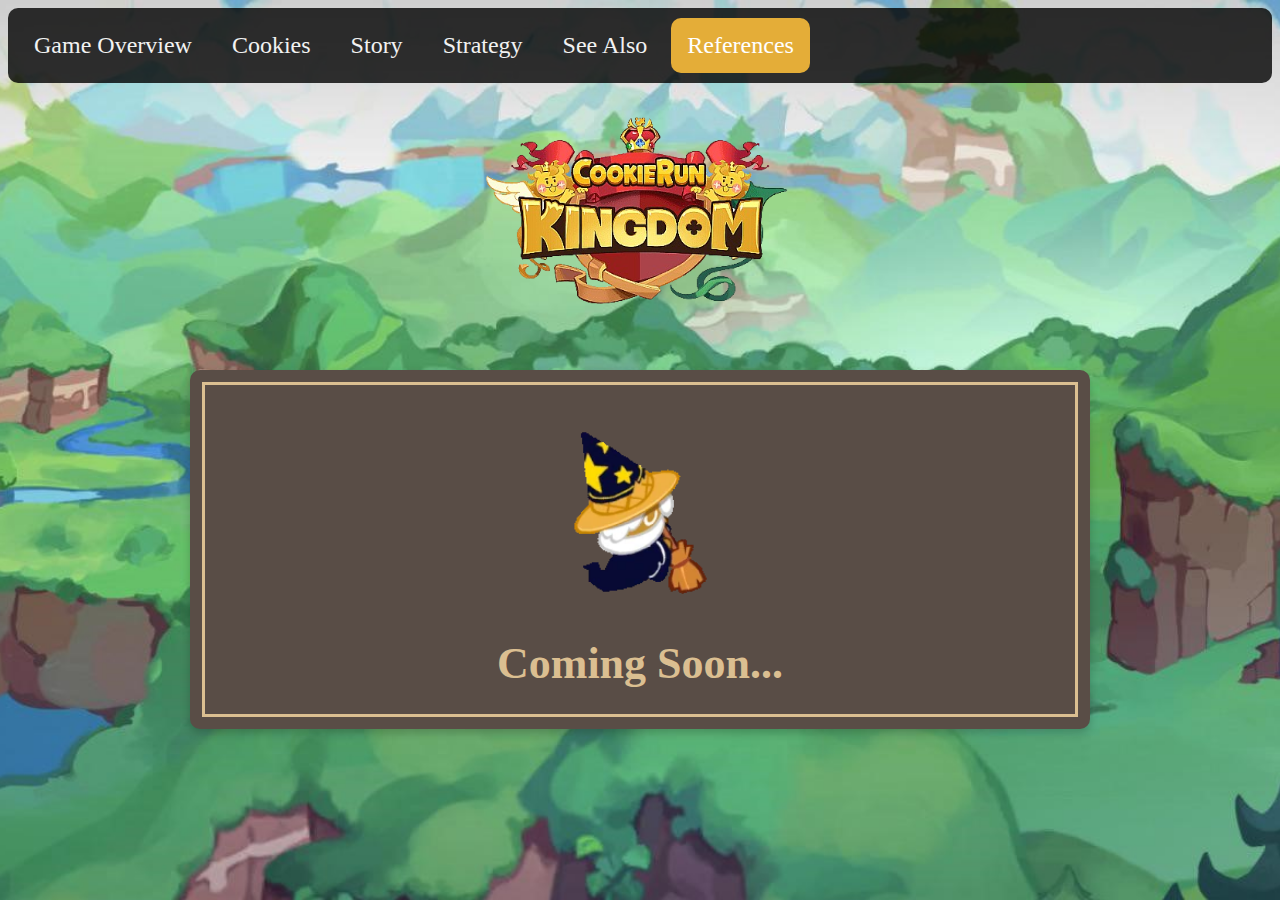
<file: references.html>
<!DOCTYPE html>
<html>

<head>
    <title>References</title>

    <!-- Including the main.css file for styling -->
    <link rel="stylesheet" href="css/main.css">

    <!-- Including the Font Awesome CSS library for icons -->
    <link rel="stylesheet" href="https://cdnjs.cloudflare.com/ajax/libs/font-awesome/4.7.0/css/font-awesome.min.css">
</head>

<body>

    <!-- Navigation bar -->
    <div class="topnav" id="myTopnav">
        <!-- Links to different sections -->
        <a href="index.html">Game Overview</a>
        <a href="section1.html">Cookies</a>
        <a href="section2.html">Story</a>
        <a href="section3.html">Strategy</a>
        <a href="see_also.html">See Also</a>

        <!-- Active link pointing to the references.html page -->
        <a class="active" href="references.html">References</a>

        <!-- "Hamburger menu" / "Bar icon" to toggle the navigation links on smaller screens -->
        <a href="javascript:void(0);" class="icon">
            <i class="fa fa-bars"></i>
        </a>
    </div>

    <!-- Page content -->
    <div class="main">
        <div class="center-image">
            <img class="logo" src="img/crk_logo.png" alt="Cookie Run Kingdom Logo">
        </div>
        <br>
        <section class="main-container">
            <div class="moving-image">
                <img class="wizard-moving" src="img/wizard_moving.webp" alt="Animated WebP Wizard Image">
            </div>
            <h1>Coming Soon...</h1>
        </section>
        <br>
        <br>

    <!-- Including the main.js file for JavaScript functionality -->
    <script src="js/main.js"></script>

</body>

</html>
</file>
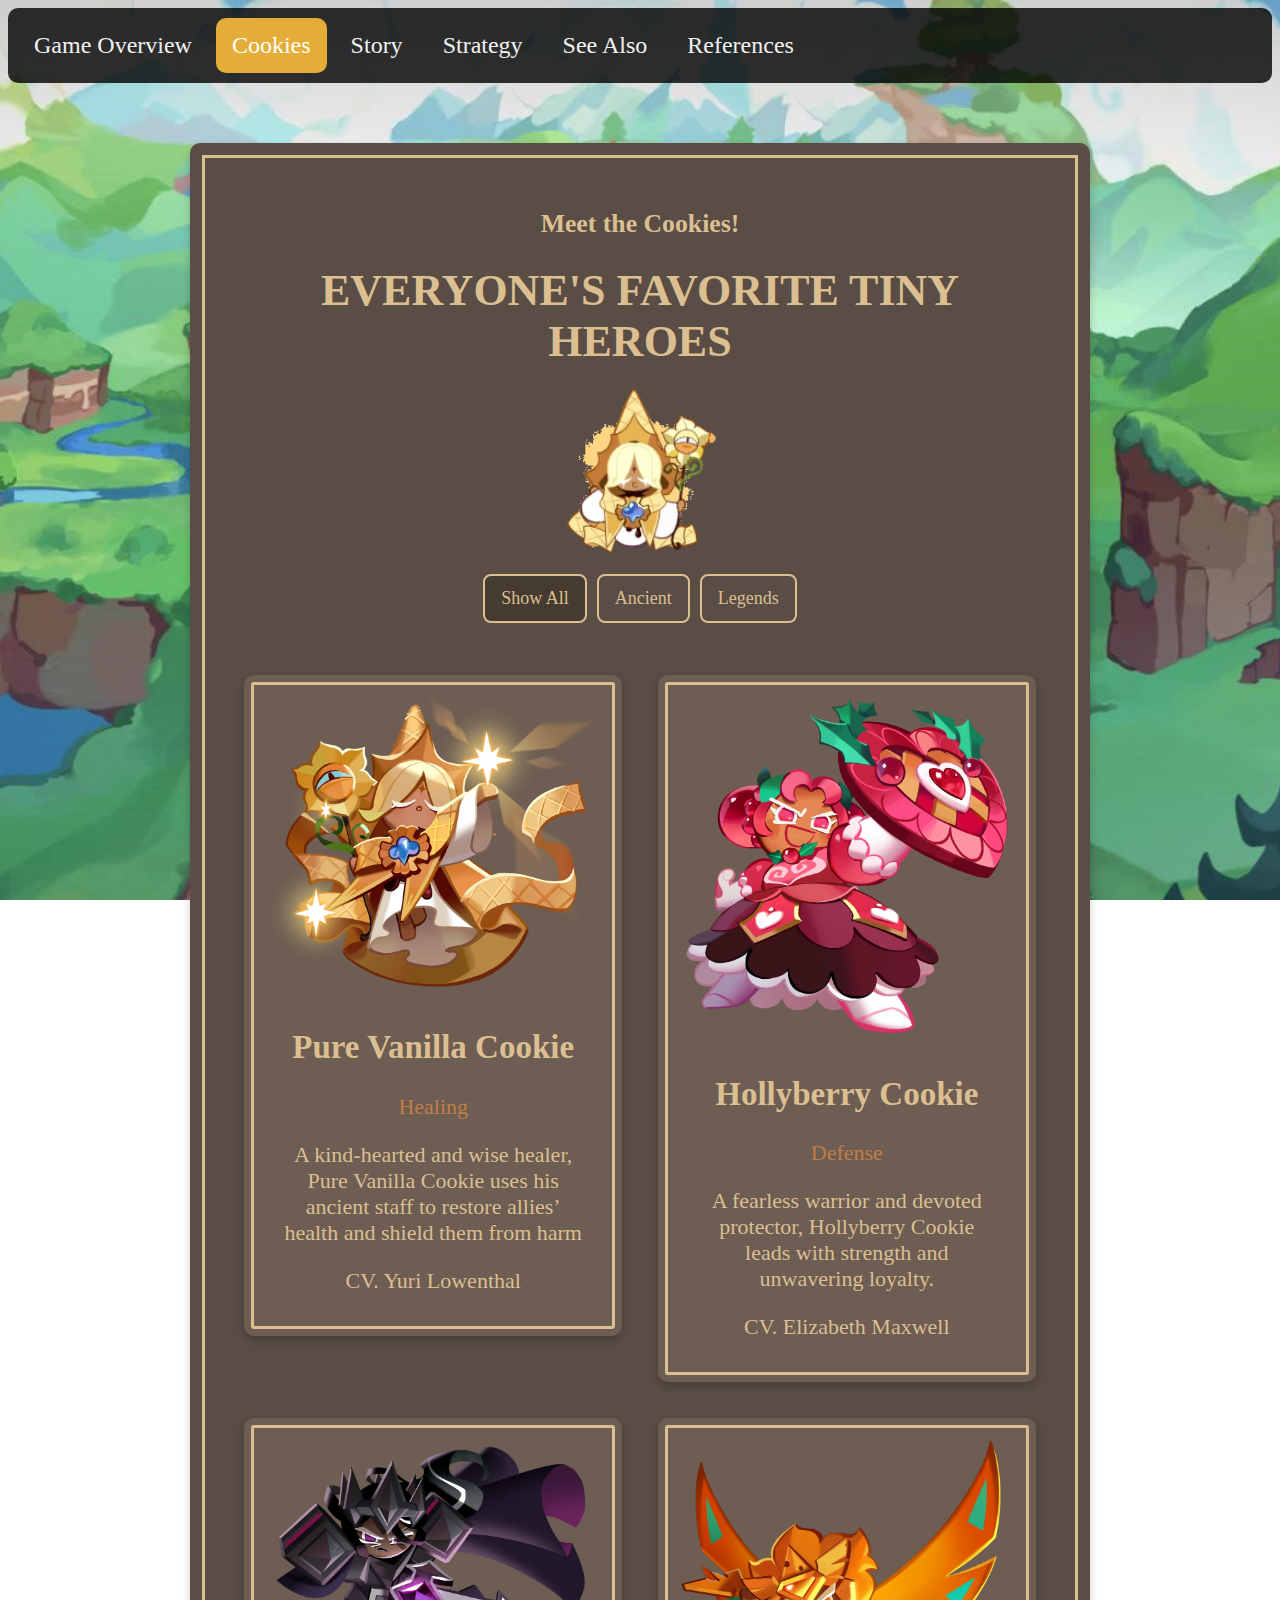
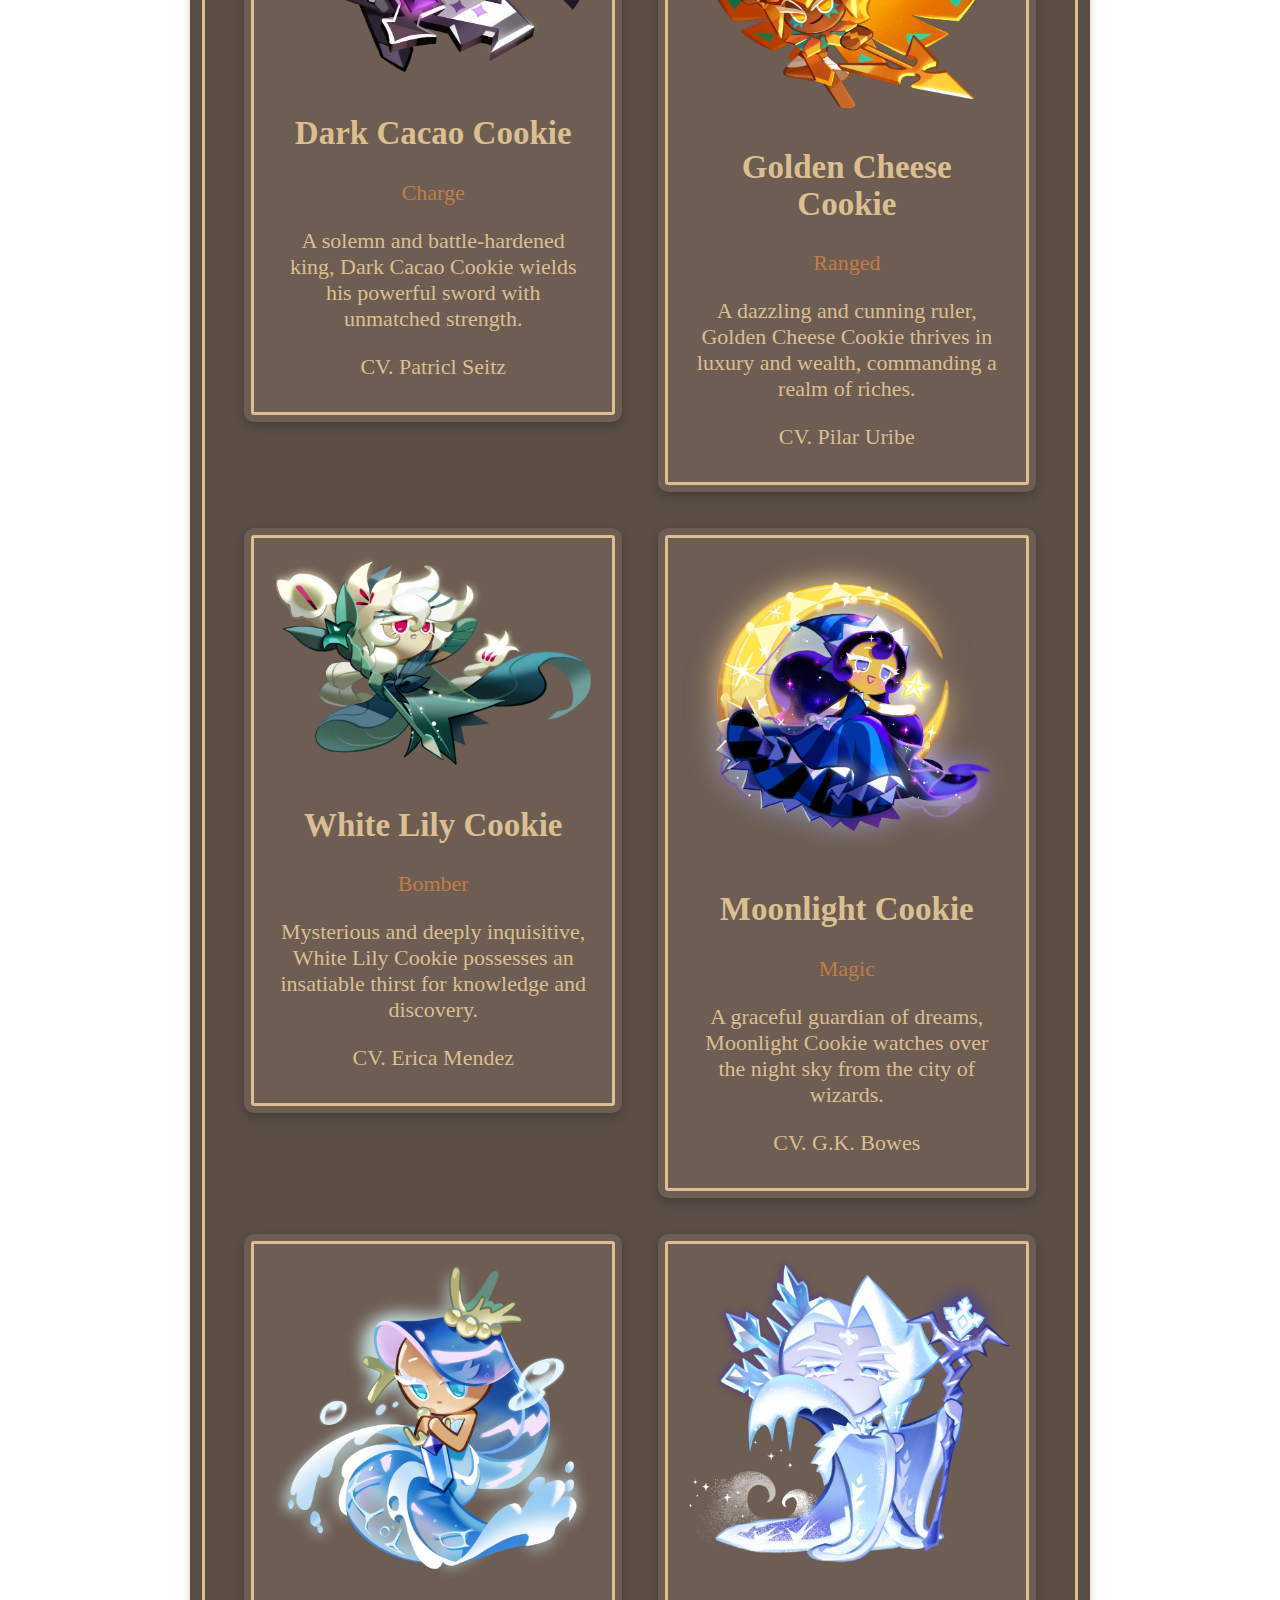
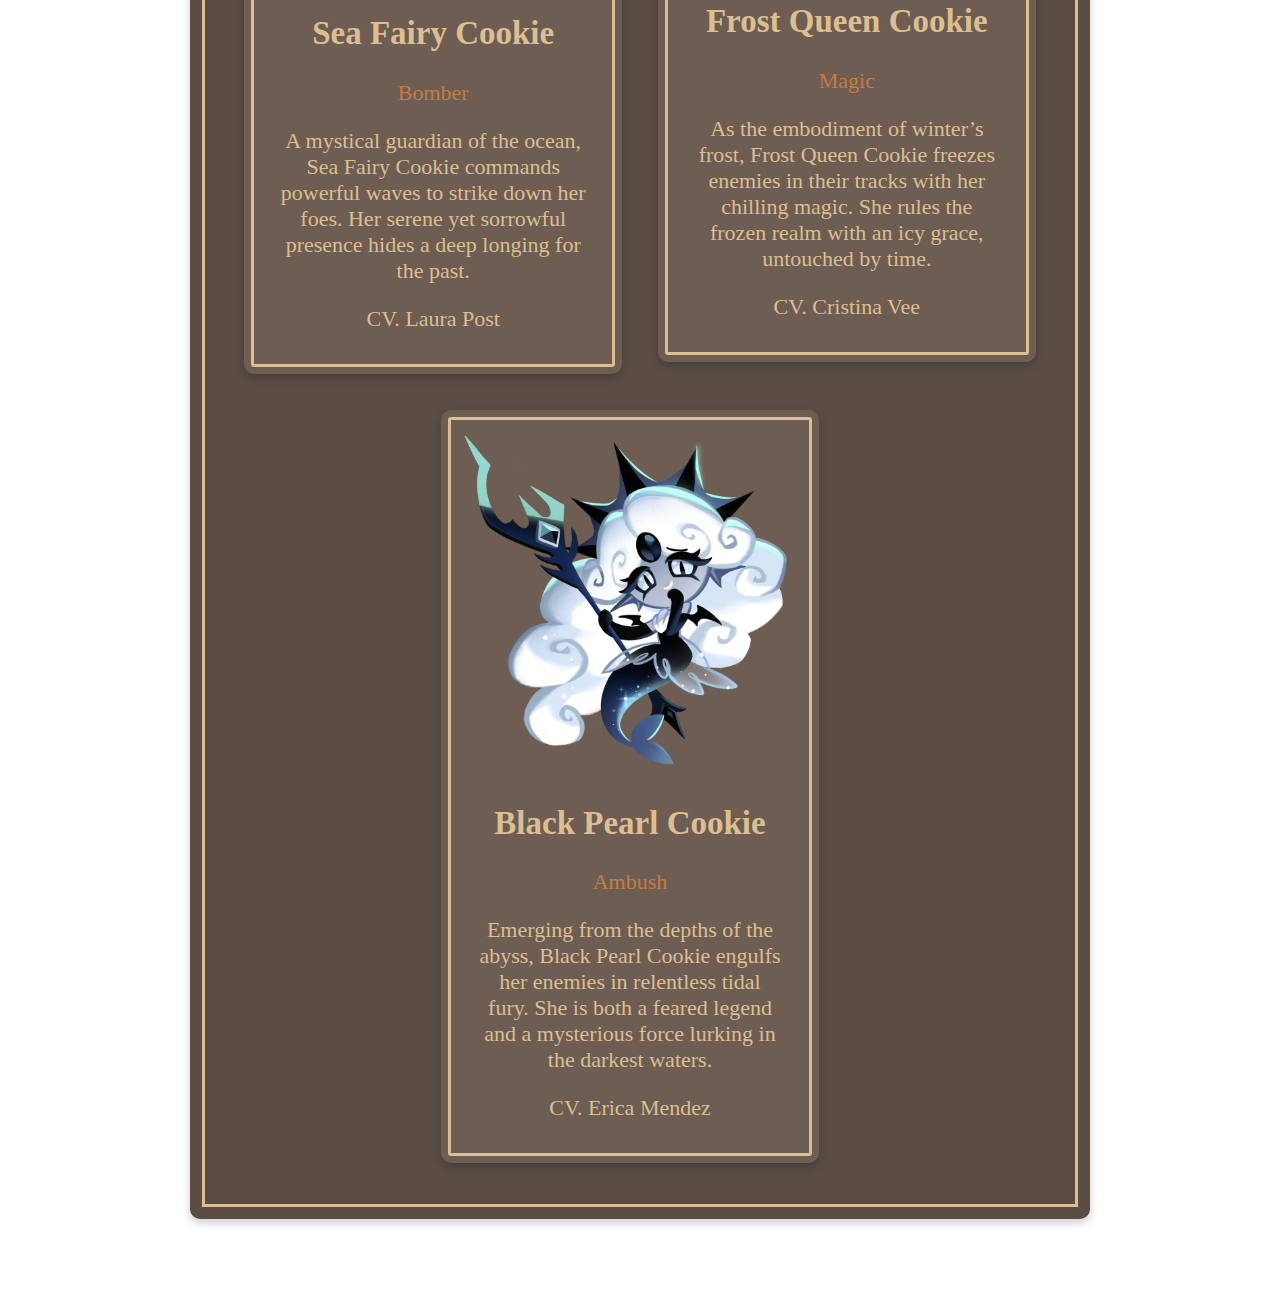
<file: section1.html>
<!DOCTYPE html>
<html>

<head>
    <title>Cookies</title>

    <!-- Including the main.css file for styling -->
    <link rel="stylesheet" href="css/main.css">

    <!-- Including the Font Awesome CSS library for icons -->
    <link rel="stylesheet" href="https://cdnjs.cloudflare.com/ajax/libs/font-awesome/4.7.0/css/font-awesome.min.css">
</head>

<body>

    <!-- Navigation bar -->
    <div class="topnav" id="myTopnav">
        <!-- Links to different sections -->
        <a href="index.html">Game Overview</a>

        <!-- Active link pointing to the section1.html page -->
        <a class="active" href="section1.html">Cookies</a>

        <a href="section2.html">Story</a>
        <a href="section3.html">Strategy</a>
        <a href="see_also.html">See Also</a>
        <a href="references.html">References</a>

        <!-- "Hamburger menu" / "Bar icon" to toggle the navigation links on smaller screens -->
        <a href="javascript:void(0);" class="icon">
            <i class="fa fa-bars"></i>
        </a>
    </div>

    <!-- Page content -->
    <div class="main">
        <br>
        <section class="main-container">
            <br>
            <h3>Meet the Cookies!</h3>
            <br>
            <h1>EVERYONE'S FAVORITE TINY HEROES</h1>
            <div class="moving-image">
                <img class="pv-moving2" src="img/pv_moving2.webp" alt="Animated WebP PV Image">
            </div>
            <div id="myBtnContainer">
                <button class="btn active" onclick="filterSelection('all')"> Show All</button>
                <button class="btn" onclick="filterSelection('ancient')"> Ancient</button>
                <button class="btn" onclick="filterSelection('legendary')"> Legends</button>
            </div>
            <br>
            <br>
            <div class="row">
                <div class="column ancient">
                  <div class="card">
                    <img src="img/purevanilla.webp" alt="Ancient" style="width:100%">
                    <div class="container">
                      <h2>Pure Vanilla Cookie</h2>
                      <p class="title">Healing</p>
                      <p>A kind-hearted and wise healer, Pure Vanilla Cookie uses his ancient staff to restore allies’ health and shield them from harm</p>
                      <p>CV. Yuri Lowenthal</p>
                    </div>
                  </div>
                </div>
              
                <div class="column ancient">
                  <div class="card">
                    <img src="img/hollyberry.webp" alt="Ancient" style="width:100%">
                    <div class="container">
                      <h2>Hollyberry Cookie</h2>
                      <p class="title">Defense</p>
                      <p>A fearless warrior and devoted protector, Hollyberry Cookie leads with strength and unwavering loyalty.</p>
                      <p>CV. Elizabeth Maxwell</p>
                    </div>
                  </div>
                </div>
              
                <div class="column ancient">
                  <div class="card">
                    <img src="img/darkcacao.webp" alt="Ancient" style="width:100%">
                    <div class="container">
                      <h2>Dark Cacao Cookie</h2>
                      <p class="title">Charge</p>
                      <p>A solemn and battle-hardened king, Dark Cacao Cookie wields his powerful sword with unmatched strength.</p>
                      <p>CV. Patricl Seitz</p>
                    </div>
                  </div>
                </div>

                <div class="column ancient">
                    <div class="card">
                      <img src="img/goldencheese.webp" alt="Ancient" style="width:100%">
                      <div class="container">
                        <h2>Golden Cheese Cookie</h2>
                        <p class="title">Ranged</p>
                        <p>A dazzling and cunning ruler, Golden Cheese Cookie thrives in luxury and wealth, commanding a realm of riches.</p>
                        <p>CV. Pilar Uribe</p>
                      </div>
                    </div>
                  </div>
                <div class="column ancient">
                    <div class="card">
                      <img src="img/whitelily.webp" alt="Ancient" style="width:100%">
                      <div class="container">
                        <h2>White Lily Cookie</h2>
                        <p class="title">Bomber</p>
                        <p>Mysterious and deeply inquisitive, White Lily Cookie possesses an insatiable thirst for knowledge and discovery.</p>
                        <p>CV. Erica Mendez</p>
                      </div>
                    </div>
                  </div>
                <div class="column legendary">
                    <div class="card">
                      <img src="img/moonlight.webp" alt="Legendary" style="width:100%">
                      <div class="container">
                        <h2>Moonlight Cookie</h2>
                        <p class="title">Magic</p>
                        <p>A graceful guardian of dreams, Moonlight Cookie watches over the night sky from the city of wizards.</p>
                        <p>CV. G.K. Bowes</p>
                      </div>
                    </div>
                  </div>
                  <div class="column legendary">
                    <div class="card">
                      <img src="img/seafairy.webp" alt="Legendary" style="width:100%">
                      <div class="container">
                        <h2>Sea Fairy Cookie</h2>
                        <p class="title">Bomber</p>
                        <p>A mystical guardian of the ocean, Sea Fairy Cookie commands powerful waves to strike down her foes. Her serene yet sorrowful presence hides a deep longing for the past.</p>
                        <p>CV. Laura Post</p>
                      </div>
                    </div>
                  </div>
                  <div class="column legendary">
                    <div class="card">
                      <img src="img/frostqueen.webp" alt="Legendary" style="width:100%">
                      <div class="container">
                        <h2>Frost Queen Cookie</h2>
                        <p class="title">Magic</p>
                        <p>As the embodiment of winter’s frost, Frost Queen Cookie freezes enemies in their tracks with her chilling magic. She rules the frozen realm with an icy grace, untouched by time.</p>
                        <p>CV. Cristina Vee</p>
                      </div>
                    </div>
                  </div>
                  <div class="column legendary">
                    <div class="card">
                      <img src="img/blackpearl.webp" alt="Legendary" style="width:100%">
                      <div class="container">
                        <h2>Black Pearl Cookie</h2>
                        <p class="title">Ambush</p>
                        <p>Emerging from the depths of the abyss, Black Pearl Cookie engulfs her enemies in relentless tidal fury. She is both a feared legend and a mysterious force lurking in the darkest waters.</p>
                        <p>CV. Erica Mendez</p>
                      </div>
                    </div>
                  </div>
              </div>
        </section>
        <br>
        <br>
    </div>
    
    <!-- Including the main.js file for JavaScript functionality -->
    <script src="js/main.js"></script>

</body>

</html>
</file>
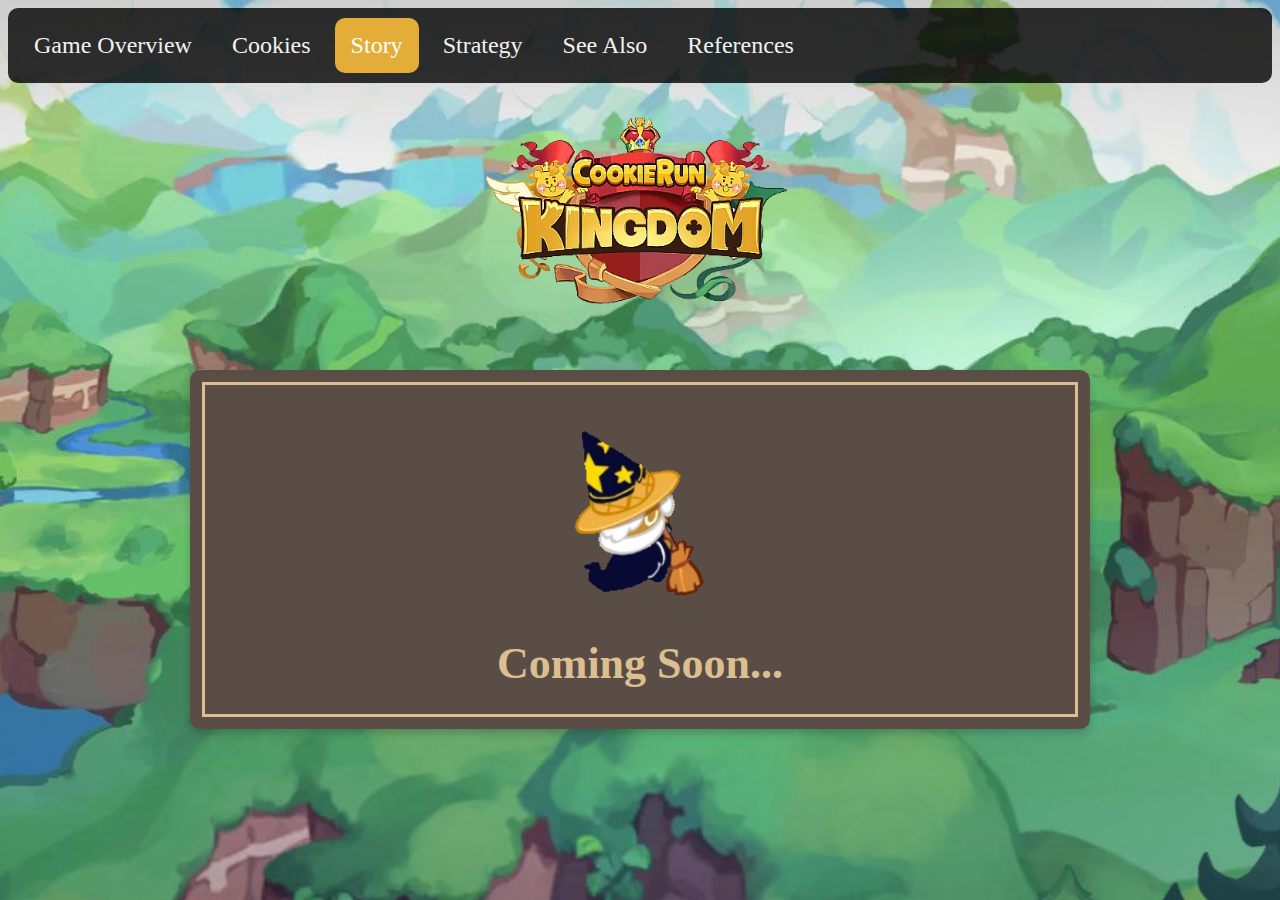
<file: section2.html>
<!DOCTYPE html>
<html>

<head>
    <title>Cookies</title>

    <!-- Including the main.css file for styling -->
    <link rel="stylesheet" href="css/main.css">

    <!-- Including the Font Awesome CSS library for icons -->
    <link rel="stylesheet" href="https://cdnjs.cloudflare.com/ajax/libs/font-awesome/4.7.0/css/font-awesome.min.css">
</head>

<body>

    <!-- Navigation bar -->
    <div class="topnav" id="myTopnav">
        <!-- Links to different sections -->
        <a href="index.html">Game Overview</a>
        <a href="section1.html">Cookies</a>

        <!-- Active link pointing to the section2.html page -->
        <a class="active" href="section2.html">Story</a>

        <a href="section3.html">Strategy</a>
        <a href="see_also.html">See Also</a>
        <a href="references.html">References</a>

        <!-- "Hamburger menu" / "Bar icon" to toggle the navigation links on smaller screens -->
        <a href="javascript:void(0);" class="icon">
            <i class="fa fa-bars"></i>
        </a>
    </div>

    <!-- Page content -->
    <div class="main">
        <div class="center-image">
            <img class="logo" src="img/crk_logo.png" alt="Cookie Run Kingdom Logo">
        </div>
        <br>
        <section class="main-container">
            <div class="moving-image">
                <img class="wizard-moving" src="img/wizard_moving.webp" alt="Animated WebP Wizard Image">
            </div>
            <h1>Coming Soon...</h1>
        </section>
        <br>
        <br>
    </div>

    <!-- Including the main.js file for JavaScript functionality -->
    <script src="js/main.js"></script>

</body>

</html>
</file>
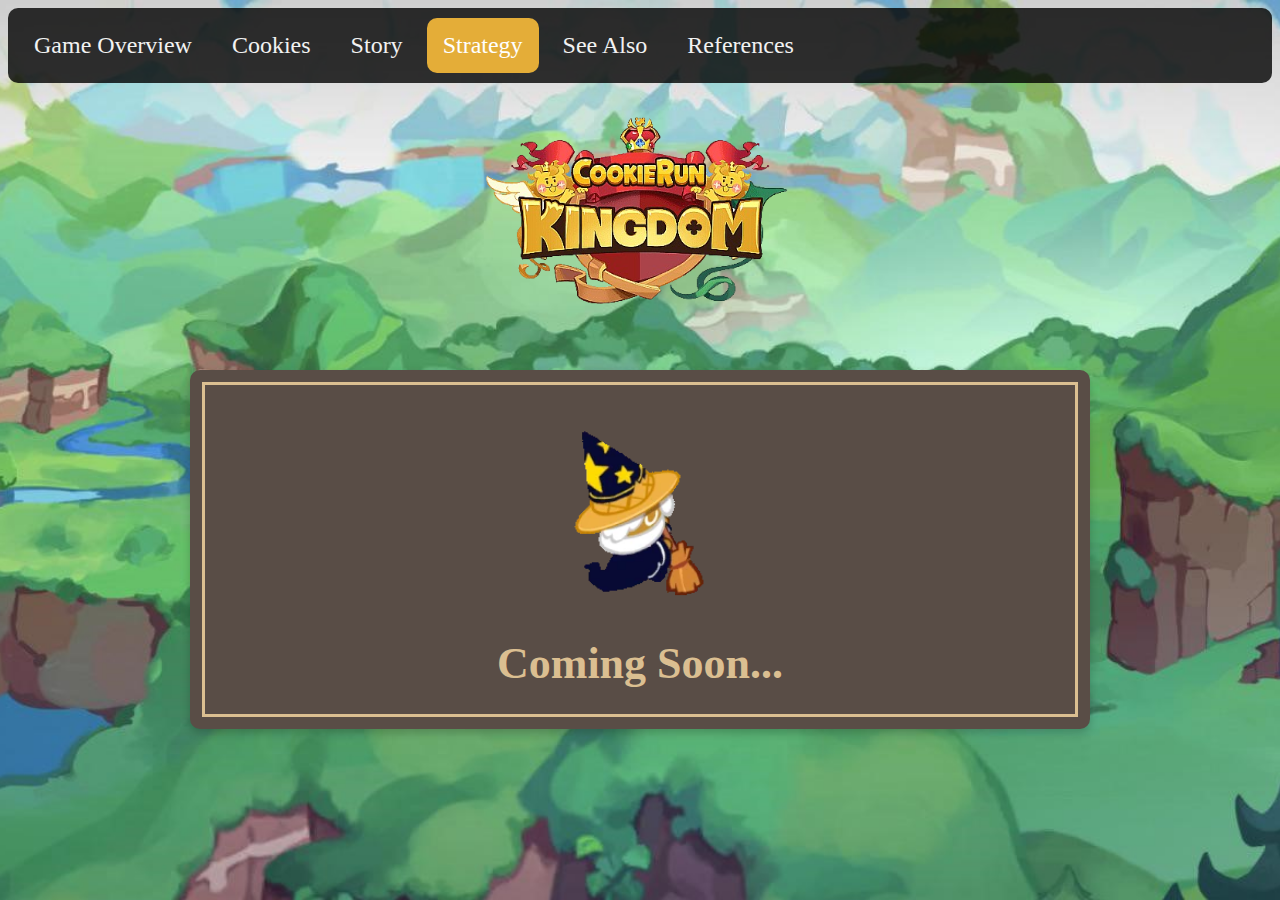
<file: section3.html>
<!DOCTYPE html>
<html>

<head>
    <title>Strategy</title>

    <!-- Including the main.css file for styling -->
    <link rel="stylesheet" href="css/main.css">

    <!-- Including the Font Awesome CSS library for icons -->
    <link rel="stylesheet" href="https://cdnjs.cloudflare.com/ajax/libs/font-awesome/4.7.0/css/font-awesome.min.css">
</head>

<body>

    <!-- Navigation bar -->
    <div class="topnav" id="myTopnav">
        <!-- Links to different sections -->
        <a href="index.html">Game Overview</a>
        <a href="section1.html">Cookies</a>
        <a href="section2.html">Story</a>

        <!-- Active link pointing to the section3.html page -->
        <a class="active" href="section3.html">Strategy</a>

        <a href="see_also.html">See Also</a>
        <a href="references.html">References</a>

        <!-- "Hamburger menu" / "Bar icon" to toggle the navigation links on smaller screens -->
        <a href="javascript:void(0);" class="icon">
            <i class="fa fa-bars"></i>
        </a>
    </div>

    <!-- Page content -->
    <div class="main">
        <div class="center-image">
            <img class="logo" src="img/crk_logo.png" alt="Cookie Run Kingdom Logo">
        </div>
        <br>
        <section class="main-container">
            <div class="moving-image">
                <img class="wizard-moving" src="img/wizard_moving.webp" alt="Animated WebP Wizard Image">
            </div>
            <h1>Coming Soon...</h1>
        </section>
        <br>
        <br>

    <!-- Including the main.js file for JavaScript functionality -->
    <script src="js/main.js"></script>

</body>

</html>
</file>
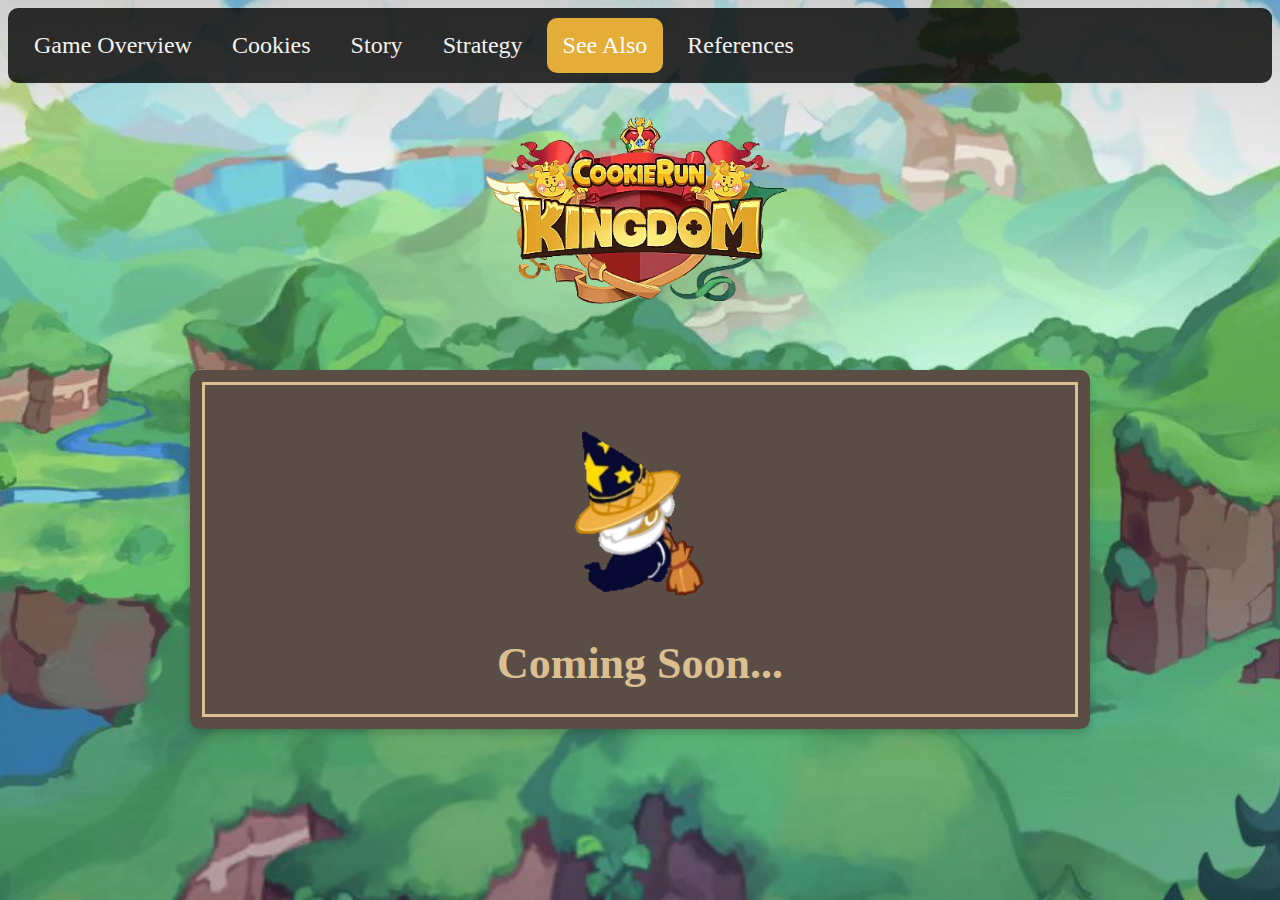
<file: see_also.html>
<!DOCTYPE html>
<html>

<head>
    <title>See Also</title>

    <!-- Including the main.css file for styling -->
    <link rel="stylesheet" href="css/main.css">

    <!-- Including the Font Awesome CSS library for icons -->
    <link rel="stylesheet" href="https://cdnjs.cloudflare.com/ajax/libs/font-awesome/4.7.0/css/font-awesome.min.css">
</head>

<body>

    <!-- Navigation bar -->
    <div class="topnav" id="myTopnav">
        <!-- Links to different sections -->
        <a href="index.html">Game Overview</a>
        <a href="section1.html">Cookies</a>
        <a href="section2.html">Story</a>
        <a href="section3.html">Strategy</a>

        <!-- Active link pointing to the see_also.html page -->
        <a class="active" href="see_also.html">See Also</a>

        <a href="references.html">References</a>

        <!-- "Hamburger menu" / "Bar icon" to toggle the navigation links on smaller screens -->
        <a href="javascript:void(0);" class="icon">
            <i class="fa fa-bars"></i>
        </a>
    </div>

    <!-- Page content -->
    <div class="main">
        <div class="center-image">
            <img class="logo" src="img/crk_logo.png" alt="Cookie Run Kingdom Logo">
        </div>
        <br>
        <section class="main-container">
            <div class="moving-image">
                <img class="wizard-moving" src="img/wizard_moving.webp" alt="Animated WebP Wizard Image">
            </div>
            <h1>Coming Soon...</h1>
        </section>
        <br>
        <br>

    <!-- Including the main.js file for JavaScript functionality -->
    <script src="js/main.js"></script>

</body>

</html>
</file>
<file: css/main.css>
/* Style for page content */
.main {
  padding: 14px;
  font-size: 22px;
}

/* Background */
body {
    background-image: url("../img/crk_bg.jpg");
    background-size: cover;
    background-position: center;
    background-repeat: no-repeat;
    background-attachment: fixed;
    color: #ffffff;
}

/* Add a black background color to the top navigation */
.topnav {
  background-color:rgba(0, 0, 0, 0.8);
  font-family: "Georgia", serif;
  overflow: hidden;
  border-radius: 10px;
  padding: 10px 10px;
}

/* Style the links inside the navigation bar */
.topnav a {
  float: left;
  display: block;
  color: #f2f2f2;
  text-align: center;
  padding: 14px 16px;
  text-decoration: none;
  font-size: 24px;
  transition: background-color 0.5s ease, color 0.5s ease, border-radius 0.5s ease;
}

.topnav a:not(:last-child) {
  margin-right: 8px;
}

/* Change the color of links on hover */
.topnav a:hover {
  background-color: #eed49b;
  color: black;
  border-radius: 10px;
}

/* Add an active class to highlight the current page */
.topnav a.active {
  background-color: #e4ad38;
  color: white;
  border-radius: 10px;
}

/* Hide the icon that should open and close the topnav on small screens */
.topnav .icon {
  display: none;
}

/* CRK Logo */
.logo {
  display: block;
  margin: 20px auto;
  width: 30%;
  max-width: 40%;
}

.ancient-logo {
  display: block;
  margin: 20px auto;
  width: 18%;
  max-width: 50%;
}

/* Images */
.pv-moving {
  display: block;
  margin: 20px auto;
  width: auto;
  max-width: 60%;
}

.sf-moving {
  display: block;
  margin: 20px auto;
  width: auto;
  max-width: 50%;
}

.ml-moving {
  display: block;
  margin: 20px auto;
  width: auto;
  max-width: 50%;
}

.pv-moving2 {
  display: block;
  margin: 20px auto;
  width: 20%;
  max-width: 50%;
}

.wizard-moving {
  display: block;
  margin: 20px auto;
  width: 20%;
  max-width: 50%;
}

/* SLIDESHOW */
* {box-sizing:border-box}

/* Slideshow container */
.slideshow-container {
  max-width: 900px;
  height: 500px;
  position: relative;
  margin: auto;
}

.mySlides img {
  width: 850px;
  height: 500px;
  object-fit: cover;
  border-radius: 15px;
}

/* Caption text */
.text {
  color: #f2f2f2;
  font-size: 15px;
  font-family: "Georgia", serif;
  padding: 8px 12px;
  position: absolute;
  bottom: 8px;
  width: 100%;
  text-align: center;
}

/* Number text (1/3 etc) */
.numbertext {
  color: #f2f2f2;
  font-size: 12px;
  padding: 8px 12px;
  position: absolute;
  top: 0;
}

/* The dots/bullets/indicators */
.dot {
  cursor: pointer;
  height: 15px;
  width: 15px;
  margin: 0 2px;
  background-color: #bbb;
  border-radius: 50%;
  display: inline-block;
  transition: background-color 0.6s ease;
}

.active {
  background-color: #717171;
}

/* Fading animation */
.fade {
  animation-name: fade;
  animation-duration: 1.5s;
}

@keyframes fade {
  from {opacity: .4}
  to {opacity: 1}
}

/*COOKIES CARD*/
.row {
  display: flex;
  flex-wrap: wrap;
  justify-content: center;
  gap: 20px;
}

.column {
  display: none;
  width: 100%;
  max-width: 400px;
  margin-bottom: 16px;
  padding: 0 8px;
}

.card {
  background-color: #6d5d53;
  color: #dbbf91;
  box-shadow: 0 4px 8px 0 rgba(0, 0, 0, 0.2);
  text-align: center;
  border-radius: 10px;
  padding: 20px;
  outline: 3px solid #dbbf91;
  outline-offset: -10px;
}

.container {
  padding: 0 16px;
}

.container::after, .row::after {
  content: "";
  clear: both;
  display: table;
}

.title {
  color: #c27d44;
}

/* The "show" class is added to the filtered elements */
.show {
  display: block;
}

#myBtnContainer {
  display: flex;
  justify-content: center;
  gap: 10px;
  margin-top: 20px;
}

.btn {
  border: 2px solid #dbbf91;
  outline: none;
  padding: 12px 16px;
  background-color: #594d46;
  color: #dbbf91;
  font-family: "Georgia", serif;
  font-size: 18px;
  cursor: pointer;
  border-radius: 8px;
  transition: background-color 0.3s ease, color 0.3s ease;
}

.btn:hover {
  background-color: #dbbf91;
  color: #594d46;
}

.btn.active {
  background-color: #463b30;
  color: #dbbf91;
}


/* Game Overview Page */
.main-container h1 {
  text-align: center;
  margin: 0 auto;
}

.main-container h3 {
  text-align: center;
  margin: 0 auto;
}

.main-container a {
  color: #c27d44;
  text-decoration: none;
  font-weight: bold;
}

.main-container a:hover {
  color: #c48e63;
  text-decoration: underline;
}

.main-container {
  background-color: #594d46;
  color: #dbbf91;
  font-family: "Georgia", serif;
  padding: 40px;
  font-size: 22px;
  border-radius: 10px;
  box-shadow: 0 4px 8px rgba(0, 0, 0, 0.2);
  max-width: 900px;
  margin: 20px auto;
  outline: 3px solid #dbbf91;
  outline-offset: -15px;
}


/* When the screen is less than 800 pixels wide */
@media screen and (max-width: 800px) {
  /* Hide all links, except for the selected tab */
  .topnav a:not(.active) {
    display: none;
  }

  /* Show the icon that should open and close the topnav */
  .topnav a.icon {
    float: right;
    display: block;
  }
}

/* When the screen is less than 800 pixels wide, if the user clicks on the icon */
/* the "responsive" class attribute will be added to the topnav by the JavaScript code */
/* This media query sets the style for the unfolded topnav */
/* It makes the topnav look good on small screens (display the links vertically instead of horizontally)  */
@media screen and (max-width: 800px) {
  .topnav.responsive {
    position: relative;
  }

  .topnav.responsive a.icon {
    position: absolute;
    right: 0;
    top: 0;
  }

  .topnav.responsive a {
    float: none;
    display: block;
    text-align: left;
  }
}

/* Cookie Cards */
@media screen and (max-width: 800px) {
  .column {
    width: 100%;
  }
}

/* Adjust width for larger screens */
@media screen and (min-width: 768px) {
  .column {
    width: 48%;
  }
}
</file>
